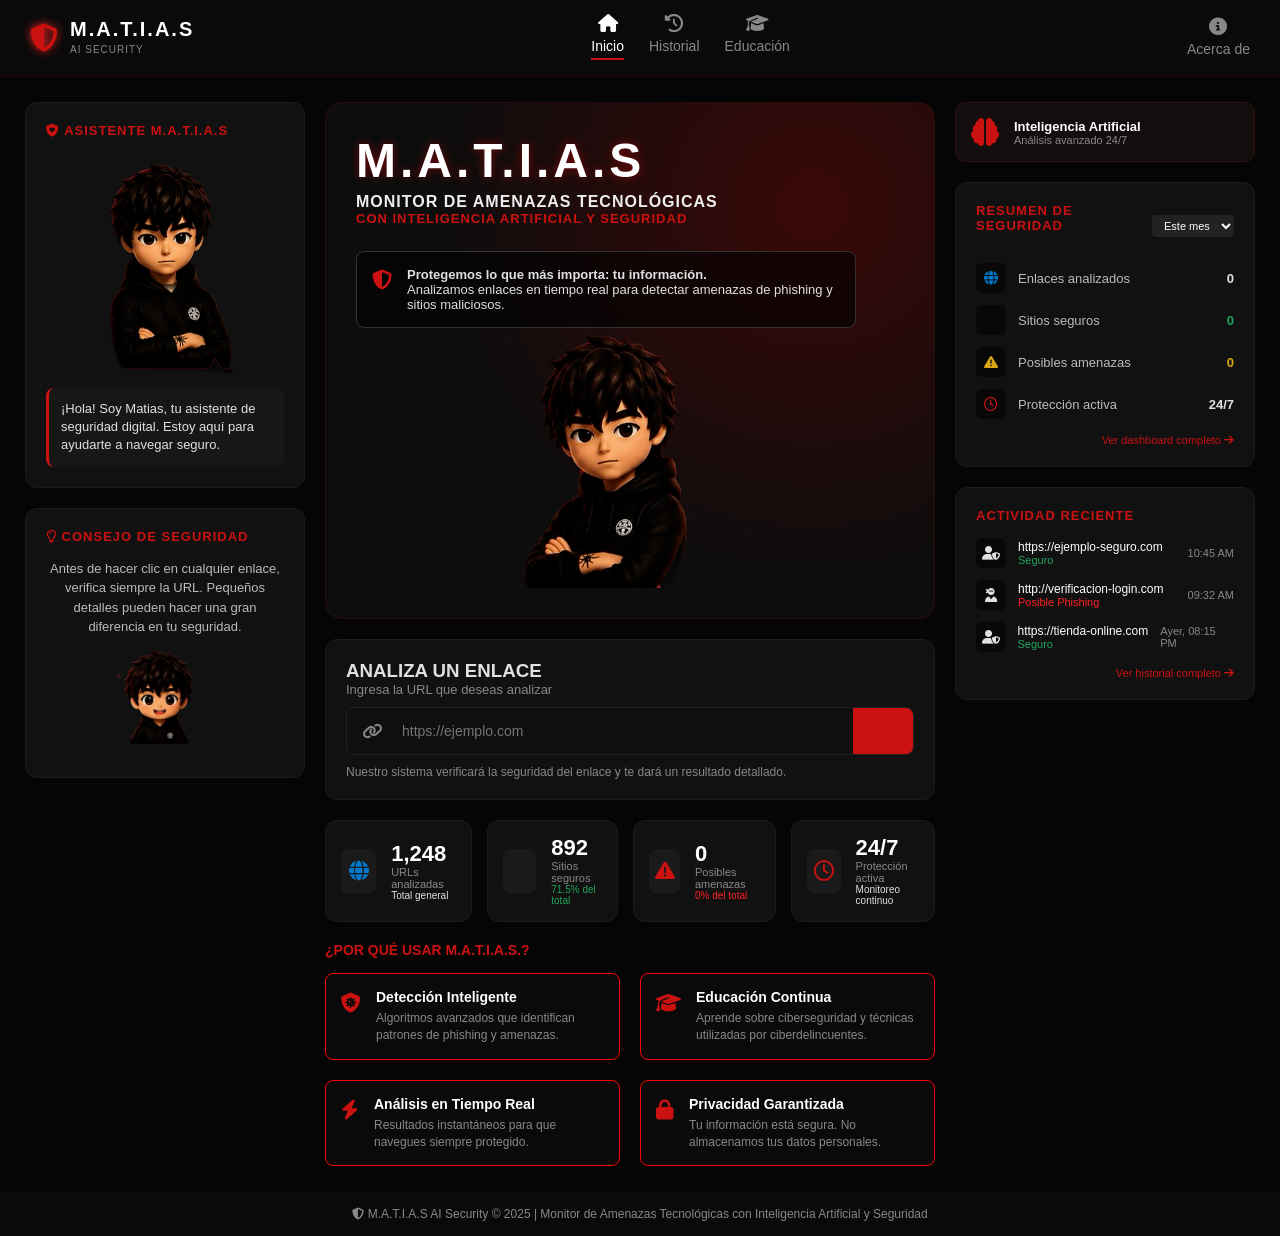
<file: MatiasSecurity/index.html>
<!DOCTYPE html>
<html lang="es">
<head>
    <meta charset="UTF-8">
    <meta name="viewport" content="width=device-width, initial-scale=1.0">
    <title>M.A.T.I.A.S. AI Security</title>
    <link rel="stylesheet" href="./style.css">
    <link rel="stylesheet" href="https://cdnjs.cloudflare.com/ajax/libs/font-awesome/6.4.0/css/all.min.css">
</head>
<body>

    <header class="main-header">
        <div class="logo-area">
            <div class="logo-icon"><i class="fa-solid fa-shield-halved"></i></div>
            <div class="logo-text">
                <h1>M.A.T.I.A.S</h1>
                <span>AI SECURITY</span>
            </div>
        </div>
        <nav class="nav-menu">
            <a href="#" class="nav-item active"><i class="fa-solid fa-house"></i> Inicio</a>
            <a href="#" class="nav-item"><i class="fa-solid fa-clock-rotate-left"></i> Historial</a>
            <a href="#" class="nav-item"><i class="fa-solid fa-graduation-cap"></i> Educación</a>
           
        </nav>
        <div class="user-actions">
             <a href="#" class="nav-item"><i class="fa-solid fa-circle-info"></i> Acerca de</a>
        </div>
    </header>

    <div class="dashboard-container">
        
        <aside class="sidebar-left">
            <div class="sidebar-card assistant-card">
                <h3><i class="fa-solid fa-shield-heart"></i> ASISTENTE M.A.T.I.A.S</h3>
                <div class="avatar-placeholder" style="border: none; background: transparent; height: auto;">
    <img src="./avatar-matias.png" alt="M.A.T.I.A.S Asistente" style="width: 100%; max-height: 220px; object-fit: contain;">
            </div>
                <div class="chat-bubble">
                    <p>¡Hola! Soy Matias, tu asistente de seguridad digital. Estoy aquí para ayudarte a navegar seguro. </p>
                </div>
            </div>

            <div class="sidebar-card tips-card">
                <h3><i class="fa-regular fa-lightbulb"></i> CONSEJO DE SEGURIDAD</h3>
                <p>Antes de hacer clic en cualquier enlace, verifica siempre la URL. Pequeños detalles pueden hacer una gran diferencia en tu seguridad.</p>
              <div class="avatar-mini-placeholder" style="background: transparent; border: none; width: 110px; height: 110px; margin: 5px auto; display: flex; justify-content: center; align-items: center;">
                <img src="./consejo-matias.png" alt="M.A.T.I.A.S Consejo" style="width: 100%; height: 100%; object-fit: contain;">
            </div>
        </aside>

        <main class="main-content">
            
            <section class="hero-section">
                <div class="hero-text">
                    <h2>M.A.T.I.A.S</h2>
                    <h3>MONITOR DE AMENAZAS TECNOLÓGICAS</h3>
                    <p class="subtitle">CON INTELIGENCIA ARTIFICIAL Y SEGURIDAD</p>
                    
                    <div class="info-alert">
                        <i class="fa-solid fa-shield-halved alert-icon"></i>
                        <div>
                            <strong>Protegemos lo que más importa: tu información.</strong>
                            <p>Analizamos enlaces en tiempo real para detectar amenazas de phishing y sitios maliciosos.</p>
                        </div>
                    </div>
                <div class="hero-image-pane" style="position: relative; display: flex; align-items: flex-end; justify-content: center; min-height: 260px;">
                <div class="lock-glow" style="position: absolute; top: 30%; left: 50%; transform: translate(-50%, -50%); z-index: 1;"><i class="fa-solid fa-lock"></i></div>
                <img src="./hero-matias.png" alt="M.A.T.I.A.S Monitor" style="width: auto; height: 260px; object-fit: contain; position: relative; z-index: 2;">
            </div>
                </div>
            </section>

            <section class="analyzer-card">
                <h3>ANALIZA UN ENLACE</h3>
                <label for="url-input">Ingresa la URL que deseas analizar</label>
                <div class="input-group">
                    <span class="input-icon"><i class="fa-solid fa-link"></i></span>
                    <input type="text" id="url-input" placeholder="https://ejemplo.com">
                    <button class="btn-analyze" onclick="analizarEnlace()"></button>
                </div>
                <p class="helper-text">Nuestro sistema verificará la seguridad del enlace y te dará un resultado detallado.</p>
            </section>

            <section class="counters-grid">
                <div class="counter-card">
                    <div class="counter-icon blue"><i class="fa-solid fa-globe"></i></div>
                    <div class="counter-data">
                        <span class="number">1,248</span>
                        <span class="label">URLs analizadas</span>
                        <span class="sublabel">Total general</span>
                    </div>
                </div>
                <div class="counter-card">
                    <div class="counter-icon green"><i class="fa-solid fa-shield-check"></i></div>
                    <div class="counter-data">
                        <span class="number">892</span>
                        <span class="label">Sitios seguros</span>
                        <span class="sublabel green-text">71.5% del total</span>
                    </div>
                </div>
                <div class="counter-card">
                    <div class="counter-icon red"><i class="fa-solid fa-triangle-exclamation"></i></div>
                    <div class="counter-data">
                        <span class="number">0</span>
                        <span class="label">Posibles amenazas</span>
                        <span class="sublabel red-text">0% del total</span>
                    </div>
                </div>              
                <div class="counter-card">
                    <div class="counter-icon red-pulse"><i class="fa-regular fa-clock"></i></div>
                    <div class="counter-data">
                        <span class="number">24/7</span>
                        <span class="label">Protección activa</span>
                        <span class="sublabel">Monitoreo continuo</span>
                    </div>
                </div>
            </section>

            <section class="features-section">
                <h3>¿POR QUÉ USAR M.A.T.I.A.S.?</h3>
                <div class="features-grid">
                    <div class="feature-item">
                        <i class="fa-solid fa-shield-virus"></i>
                        <div>
                            <h4>Detección Inteligente</h4>
                            <p>Algoritmos avanzados que identifican patrones de phishing y amenazas.</p>
                        </div>
                    </div>
                    <div class="feature-item">
                        <i class="fa-solid fa-graduation-cap"></i>
                        <div>
                            <h4>Educación Continua</h4>
                            <p>Aprende sobre ciberseguridad y técnicas utilizadas por ciberdelincuentes.</p>
                        </div>
                    </div>
                    <div class="feature-item">
                        <i class="fa-solid fa-bolt"></i>
                        <div>
                            <h4>Análisis en Tiempo Real</h4>
                            <p>Resultados instantáneos para que navegues siempre protegido.</p>
                        </div>
                    </div>
                    <div class="feature-item">
                        <i class="fa-solid fa-lock"></i>
                        <div>
                            <h4>Privacidad Garantizada</h4>
                            <p>Tu información está segura. No almacenamos tus datos personales.</p>
                        </div>
                    </div>
                </div>
            </section>
        </main>

        <aside class="sidebar-right">
            <div class="ai-badge">
                <i class="fa-solid fa-brain"></i>
                <div>
                    <h4>Inteligencia Artificial</h4>
                    <p>Análisis avanzado 24/7</p>
                </div>
            </div>

            <div class="summary-card">
                <div class="summary-header">
                    <h3>RESUMEN DE SEGURIDAD</h3>
                    <select class="dropdown-period">
                        <option>Este mes</option>
                    </select>
                </div>
                
                <ul class="summary-list">
                    <li>
                        <span class="bullet-icon blue"><i class="fa-solid fa-globe"></i></span>
                        <div class="list-info"><span>Enlaces analizados</span><strong>0</strong></div>
                    </li>
                    <li>
                        <span class="bullet-icon green"><i class="fa-solid fa-shield-check"></i></span>
                        <div class="list-info"><span>Sitios seguros</span><strong class="green-text">0</strong></div>
                    </li>
                    <li>
                        <span class="bullet-icon yellow"><i class="fa-solid fa-triangle-exclamation"></i></span>
                        <div class="list-info"><span>Posibles amenazas</span><strong class="yellow-text">0</strong></div>
                    </li>
                    <li>
                        <span class="bullet-icon red"><i class="fa-regular fa-clock"></i></span>
                        <div class="list-info"><span>Protección activa</span><strong>24/7</strong></div>
                    </li>
                </ul>
                <a href="#" class="view-more-link">Ver dashboard completo <i class="fa-solid fa-arrow-right"></i></a>
            </div>

            <div class="summary-card recent-activity">
                <h3>ACTIVIDAD RECIENTE</h3>
                <ul class="activity-list">
                    <li>
                        <span class="status-icon green"><i class="fa-solid fa-user-shield"></i></span>
                        <div class="activity-details">
                            <span class="url">https://ejemplo-seguro.com</span>
                            <span class="status green-text">Seguro</span>
                        </div>
                        <span class="time">10:45 AM</span>
                    </li>
                    <li>
                        <span class="status-icon red"><i class="fa-solid fa-user-ninja"></i></span>
                        <div class="activity-details">
                            <span class="url">http://verificacion-login.com</span>
                            <span class="status red-text">Posible Phishing</span>
                        </div>
                        <span class="time">09:32 AM</span>
                    </li>
                    <li>
                        <span class="status-icon green"><i class="fa-solid fa-user-shield"></i></span>
                        <div class="activity-details">
                            <span class="url">https://tienda-online.com</span>
                            <span class="status green-text">Seguro</span>
                        </div>
                        <span class="time">Ayer, 08:15 PM</span>
                    </li>
                </ul>
                <a href="#" class="view-more-link">Ver historial completo <i class="fa-solid fa-arrow-right"></i></a>
            </div>
        </aside>
    </div>

    <footer class="main-footer">
        <p><i class="fa-solid fa-shield-halved"></i> M.A.T.I.A.S AI Security © 2025 | Monitor de Amenazas Tecnológicas con Inteligencia Artificial y Seguridad</p>
    </footer>

</body>
<script>
        function analizarEnlace() {
            // Buscamos cualquier cuadro de entrada de texto (input) que esté dentro del área del analizador
            const inputUrl = document.querySelector('input[type="text"]') || document.querySelector('.main-content input');
            const btnAnalizar = document.querySelector('.btn-analyze');
            
            // Si el cuadro está vacío o solo tiene espacios
            if (!inputUrl || inputUrl.value.trim() === "") {
                alert("Por favor, ingresa una URL válida para analizar.");
                return;
            }

            // Cambiamos el botón para mostrar que el asistente M.A.T.I.A.S está escaneando
            btnAnalizar.disabled = true;
            btnAnalizar.innerHTML = '<i class="fa-solid fa-spinner fa-spin"></i> ANALIZANDO...';

            // Simulamos el tiempo de escaneo tecnológico (3 segundos)
            setTimeout(() => {
                const urlText = inputUrl.value.toLowerCase();
                
                // Reglas de seguridad automáticas de M.A.T.I.A.S
                if (urlText.includes('login') || urlText.includes('banco') || urlText.includes('verificacion') || urlText.includes('actualizar-datos')) {
                    alert("⚠️ ALERTA M.A.T.I.A.S. - ¡CHE, OJO!\n\nEl enlace '" + inputUrl.value + "' se esta haciendo pasar por otra persona para chorearte tus datos o contraseñas. ¡No pongas tus datos personales ni tus contraseñas, ni en broma!");
                } else {
                    alert("✅ MONITOREO M.A.T.I.A.S. - ENLACE SEGURO\n\nNo se detectaron anomalías ni amenazas de Phishing en '" + inputUrl.value + "'. Podes navegar con tranquilidad.");
                }

                // Restauramos el botón a su diseño original rojoss
                btnAnalizar.disabled = false;
                btnAnalizar.innerHTML = '<i class="fa-solid fa-magnifying-glass"></i> ANALIZAR';
                
                // Limpiamos la caja para el siguiente enlace
                inputUrl.value = "";
            }, 3000);
        }
    </script>
</html>
</file>
<file: MatiasSecurity/style.css>
/* --- CONFIGURACIÓN GENERAL --- */
* {
    margin: 0;
    padding: 0;
    box-sizing: border-box;
    font-family: 'Segoe UI', Tahoma, Geneva, Verdana, sans-serif;
}

body {
    background-color: #050505;
    color: #e0e0e0;
    display: flex;
    flex-direction: column;
    min-height: 100vh;
    overflow-x: hidden;
}

:root {
    --bg-dark: #0a0a0a;
    --bg-card: #111111;
    --bg-input: #0f0f0f;
    --accent-red: #cc1111;
    --glow-red: #ff2222;
    --text-muted: #888888;
    --blue: #007acc;
    --green: #22a35d;
    --yellow: #d9a714;
}

/* --- TOP NAVBAR --- */
.main-header {
    background-color: var(--bg-dark);
    display: flex;
    justify-content: space-between;
    align-items: center;
    padding: 15px 30px;
    border-bottom: 2px solid #1a0505;
}

.logo-area {
    display: flex;
    align-items: center;
    gap: 12px;
}

.logo-icon i {
    font-size: 28px;
    color: var(--accent-red);
    filter: drop-shadow(0 0 5px var(--glow-red));
}

.logo-text h1 {
    font-size: 20px;
    letter-spacing: 2px;
    color: #fff;
    line-height: 1;
}

.logo-text span {
    font-size: 10px;
    color: var(--text-muted);
    letter-spacing: 1px;
}

.nav-menu {
    display: flex;
    gap: 25px;
}

.nav-item {
    color: var(--text-muted);
    text-decoration: none;
    font-size: 14px;
    display: flex;
    flex-direction: column;
    align-items: center;
    gap: 5px;
    transition: color 0.3s;
}

.nav-item i {
    font-size: 18px;
}

.nav-item:hover, .nav-item.active {
    color: #fff;
}

.nav-item.active {
    border-bottom: 2px solid var(--accent-red);
    padding-bottom: 4px;
}

.btn-login {
    background: transparent;
    border: 1px solid #333;
    color: #fff;
    padding: 8px 16px;
    border-radius: 6px;
    cursor: pointer;
    display: flex;
    align-items: center;
    gap: 8px;
    font-size: 14px;
    transition: background 0.3s;
}

.btn-login:hover {
    background: #1f1f1f;
    border-color: var(--accent-red);
}

/* --- LAYOUT GRID --- */
.dashboard-container {
    display: grid;
    grid-template-columns: 280px 1fr 300px;
    gap: 20px;
    padding: 25px;
    flex: 1;
}

.sidebar-card, .analyzer-card, .counter-card, .summary-card {
    background-color: var(--bg-card);
    border: 1px solid #1c1c1c;
    border-radius: 12px;
    padding: 20px;
}

/* --- SIDEBAR IZQUIERDO --- */
.sidebar-left {
    display: flex;
    flex-direction: column;
    gap: 20px;
}

.sidebar-left h3, .sidebar-right h3 {
    font-size: 13px;
    color: var(--accent-red);
    letter-spacing: 1px;
    margin-bottom: 15px;
}

.avatar-placeholder {
    width: 100%;
    height: 220px;
    background: linear-gradient(180deg, #1f1414 0%, #0d0d0d 100%);
    border-radius: 8px;
    margin-bottom: 15px;
    display: flex;
    align-items: center;
    justify-content: center;
    border: 1px dashed #333;
}

.chat-bubble {
    background-color: #171717;
    border-radius: 8px;
    padding: 12px;
    font-size: 13px;
    line-height: 1.4;
    border-left: 3px solid var(--accent-red);
}

.tips-card .avatar-mini-placeholder {
    width: 60px;
    height: 60px;
    background-color: #222;
    border-radius: 50%;
    margin: 15px auto;
}

.tips-card p {
    font-size: 13px;
    color: #bbb;
    text-align: center;
    line-height: 1.5;
}

.tips-card .footer-note {
    font-size: 12px;
    color: var(--text-muted);
    margin-top: 10px;
}

/* --- CONTENIDO CENTRAL --- */
.main-content {
    display: flex;
    flex-direction: column;
    gap: 20px;
}

.hero-section {
    background: radial-gradient(circle at 80% 20%, #3a0808 0%, #0d0d0d 60%);
    border: 1px solid #290d0d;
    border-radius: 16px;
    padding: 30px;
    display: flex;
    justify-content: space-between;
    align-items: center;
}

.hero-text h2 {
    font-size: 48px;
    letter-spacing: 4px;
    color: #fff;
    text-shadow: 0 0 10px rgba(255,0,0,0.4);
}

.hero-text h3 {
    font-size: 16px;
    letter-spacing: 1px;
    color: #eee;
    margin-top: 5px;
}

.hero-text .subtitle {
    font-size: 13px;
    color: var(--accent-red);
    font-weight: bold;
    letter-spacing: 1px;
    margin-bottom: 25px;
}

.info-alert {
    background-color: rgba(0, 0, 0, 0.6);
    border: 1px solid #333;
    padding: 15px;
    border-radius: 8px;
    display: flex;
    gap: 15px;
    max-width: 500px;
    font-size: 13px;
}

.alert-icon {
    color: var(--accent-red);
    font-size: 20px;
    margin-top: 3px;
}

.lock-glow {
    font-size: 80px;
    color: var(--accent-red);
    opacity: 0.15;
    padding-right: 40px;
}

/* Formulario de Análisis */
.analyzer-card label {
    font-size: 13px;
    color: var(--text-muted);
    display: block;
    margin-bottom: 10px;
}

.input-group {
    display: flex;
    background-color: var(--bg-input);
    border: 1px solid #222;
    border-radius: 8px;
    overflow: hidden;
}

.input-icon {
    padding: 15px;
    color: var(--text-muted);
    display: flex;
    align-items: center;
}

.input-group input {
    flex: 1;
    background: transparent;
    border: none;
    color: #fff;
    padding: 15px 5px;
    font-size: 14px;
    outline: none;
}

.btn-analyze {
    background-color: var(--accent-red);
    color: #fff;
    border: none;
    padding: 0 30px;
    font-weight: bold;
    cursor: pointer;
    transition: background 0.3s;
}

.btn-analyze:hover {
    background-color: #ff1111;
    box-shadow: 0 0 10px rgba(255,0,0,0.5);
}

.helper-text {
    font-size: 12px;
    color: var(--text-muted);
    margin-top: 10px;
}

/* Contadores */
.counters-grid {
    display: grid;
    grid-template-columns: repeat(4, 1fr);
    gap: 15px;
}

.counter-card {
    display: flex;
    align-items: center;
    gap: 15px;
    padding: 15px;
}

.counter-icon {
    width: 45px;
    height: 45px;
    border-radius: 8px;
    display: flex;
    align-items: center;
    justify-content: center;
    font-size: 20px;
    background-color: #1a1a1a;
}

.counter-icon.blue { color: var(--blue); }
.counter-icon.green { color: var(--green); }
.counter-icon.red { color: var(--accent-red); }
.counter-icon.red-pulse { 
    color: var(--accent-red);
    animation: pulse 2s infinite;
}

.counter-data {
    display: flex;
    flex-direction: column;
}

.counter-data .number {
    font-size: 22px;
    font-weight: bold;
    color: #fff;
    line-height: 1.1;
}

.counter-data .label {
    font-size: 11px;
    color: var(--text-muted);
}

.counter-data .sublabel {
    font-size: 10px;
}

/* Seccion Características */
.features-section h3 {
    font-size: 14px;
    color: var(--accent-red);
    margin-bottom: 15px;
}

.features-grid {
    display: grid;
    grid-template-columns: 1fr 1fr;
    gap: 20px;
}

.feature-item {
    display: flex;
    gap: 15px;
    background-color: #0a0a0a;
    padding: 15px;
    border-radius: 8px;
    border: 1px solid #f50505;
}

.feature-item i {
    color: var(--accent-red);
    font-size: 20px;
    margin-top: 4px;
}

.feature-item h4 {
    font-size: 14px;
    color: #fff;
    margin-bottom: 5px;
}

.feature-item p {
    font-size: 12px;
    color: var(--text-muted);
    line-height: 1.4;
}

/* --- SIDEBAR DERECHO --- */
.sidebar-right {
    display: flex;
    flex-direction: column;
    gap: 20px;
}

.ai-badge {
    background-color: #140d0d;
    border: 1px solid #331111;
    border-radius: 10px;
    padding: 15px;
    display: flex;
    align-items: center;
    gap: 15px;
}

.ai-badge i {
    font-size: 28px;
    color: var(--accent-red);
}

.ai-badge h4 {
    font-size: 13px;
    color: #fff;
}

.ai-badge p {
    font-size: 11px;
    color: var(--text-muted);
}

.summary-header {
    display: flex;
    justify-content: space-between;
    align-items: center;
    margin-bottom: 15px;
}

.dropdown-period {
    background: #222;
    color:   #fff;
    border: none;
    padding: 4px 8px;
    font-size: 11px;
    border-radius: 4px;
}

.summary-list, .activity-list {
    list-style: none;
    display: flex;
    flex-direction: column;
    gap: 12px;
}

.summary-list li, .activity-list li {
    display: flex;
    align-items: center;
    gap: 12px;
    font-size: 13px;
}

.bullet-icon, .status-icon {
    width: 30px;
    height: 30px;
    border-radius: 6px;
    display: flex;
    align-items: center;
    justify-content: center;
    font-size: 14px;
    background-color: #080808;
}

.bullet-icon.blue { color: var(--blue); }
.bullet-icon.green { color: var(--green); }
.bullet-icon.yellow { color: var(--yellow); }
.bullet-icon.red { color: var(--accent-red); }

.list-info {
    flex: 1;
    display: flex;
    justify-content: space-between;
}

.list-info span { color: #bbb; }

.view-more-link {
    display: block;
    text-align: right;
    font-size: 11px;
    color: var(--accent-red);
    text-decoration: none;
    margin-top: 15px;
}

.view-more-link:hover { text-decoration: underline; }

/* Lista de Actividad */
.activity-details {
    flex: 1;
    display: flex;
    flex-direction: column;
}

.activity-details .url {
    color: #fff;
    font-size: 12px;
    white-space: nowrap;
    overflow: hidden;
    text-overflow: ellipsis;
    max-width: 160px;
}

.activity-details .status { font-size: 11px; }
.recent-activity .time { font-size: 11px; color: var(--text-muted); }

/* Colores de Utilidad */
.green-text { color: var(--green) !important; }
.red-text { color: var(--glow-red) !important; }
.yellow-text { color: var(--yellow) !important; }

/* --- FOOTER --- */
.main-footer {
    background-color: var(--bg-dark);
    text-align: center;
    padding: 15px;
    font-size: 12px;
    color: var(--text-muted);
    border-top: 1px solid #080808;
    margin-top: auto;
}

@keyframes pulse {
    0% { opacity: 0.6; }
    50% { opacity: 1; }
    100% { opacity: 0.6; }
}
</file>
